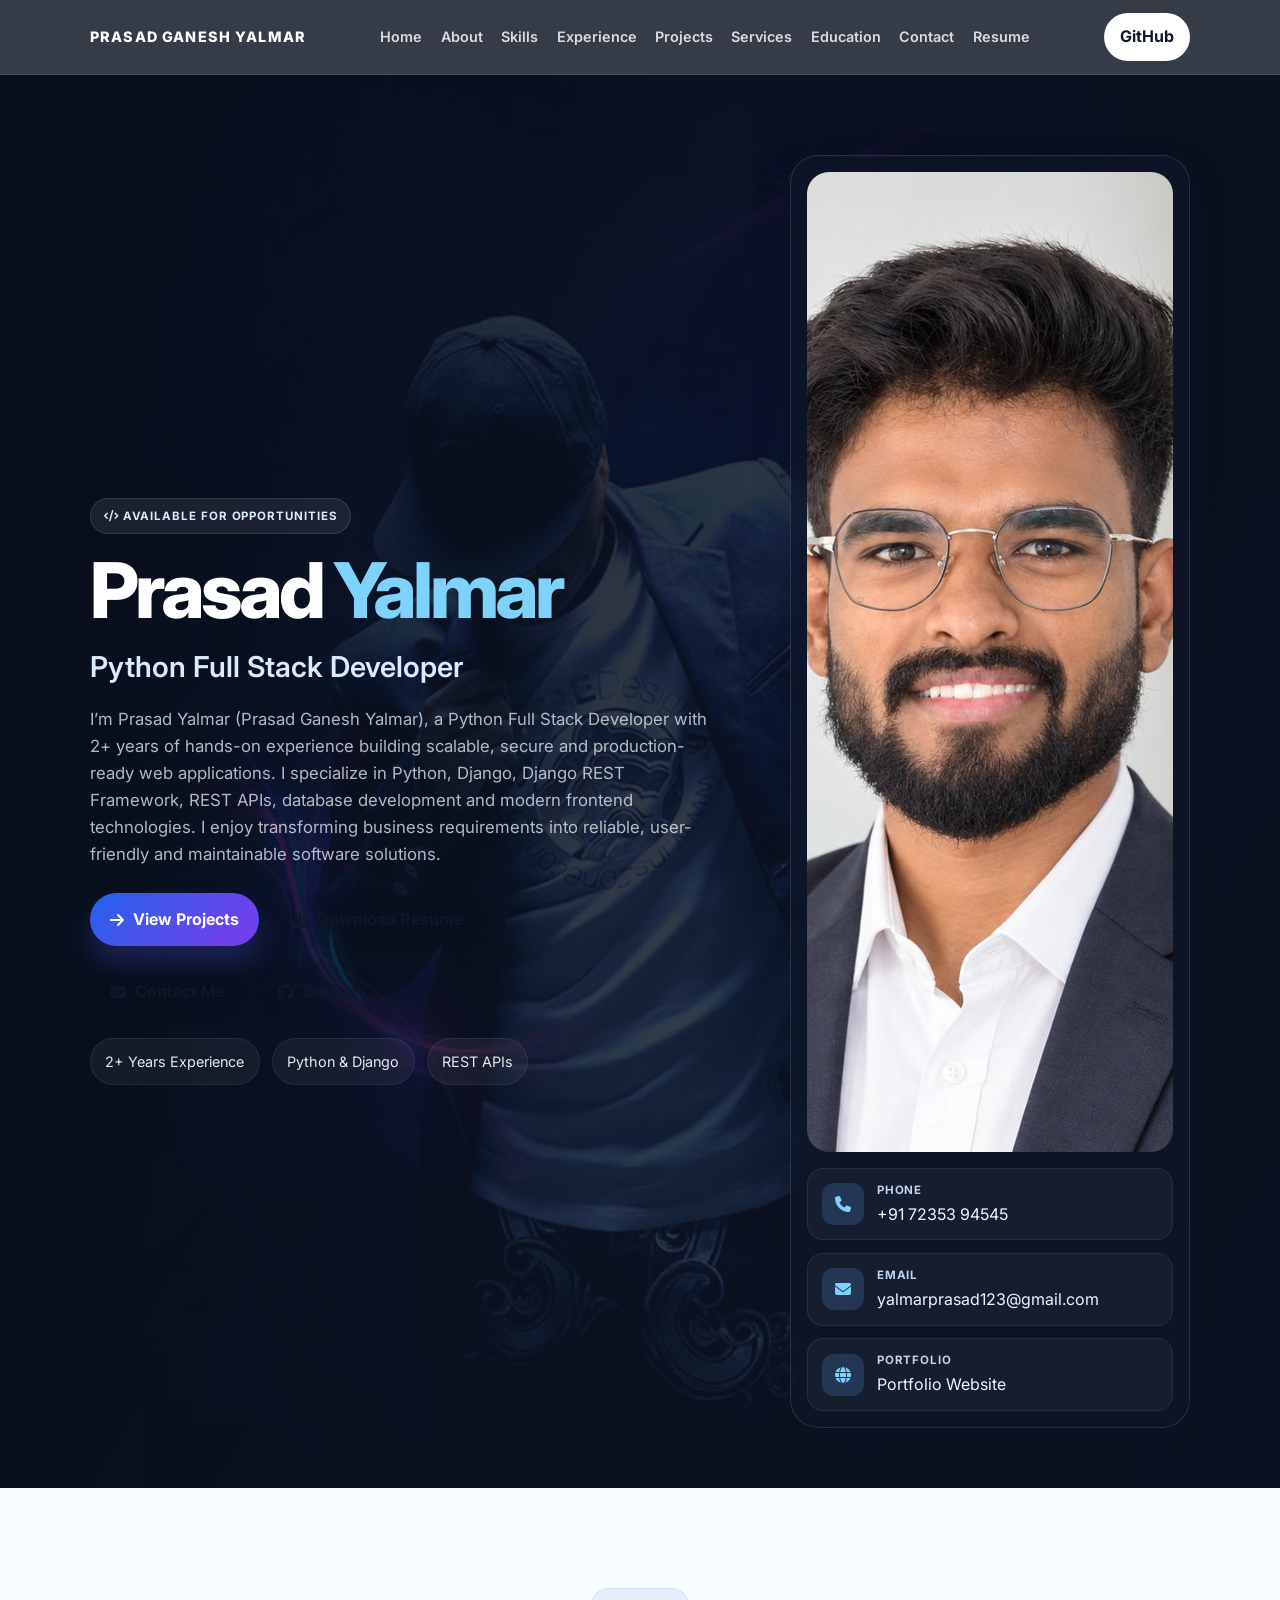
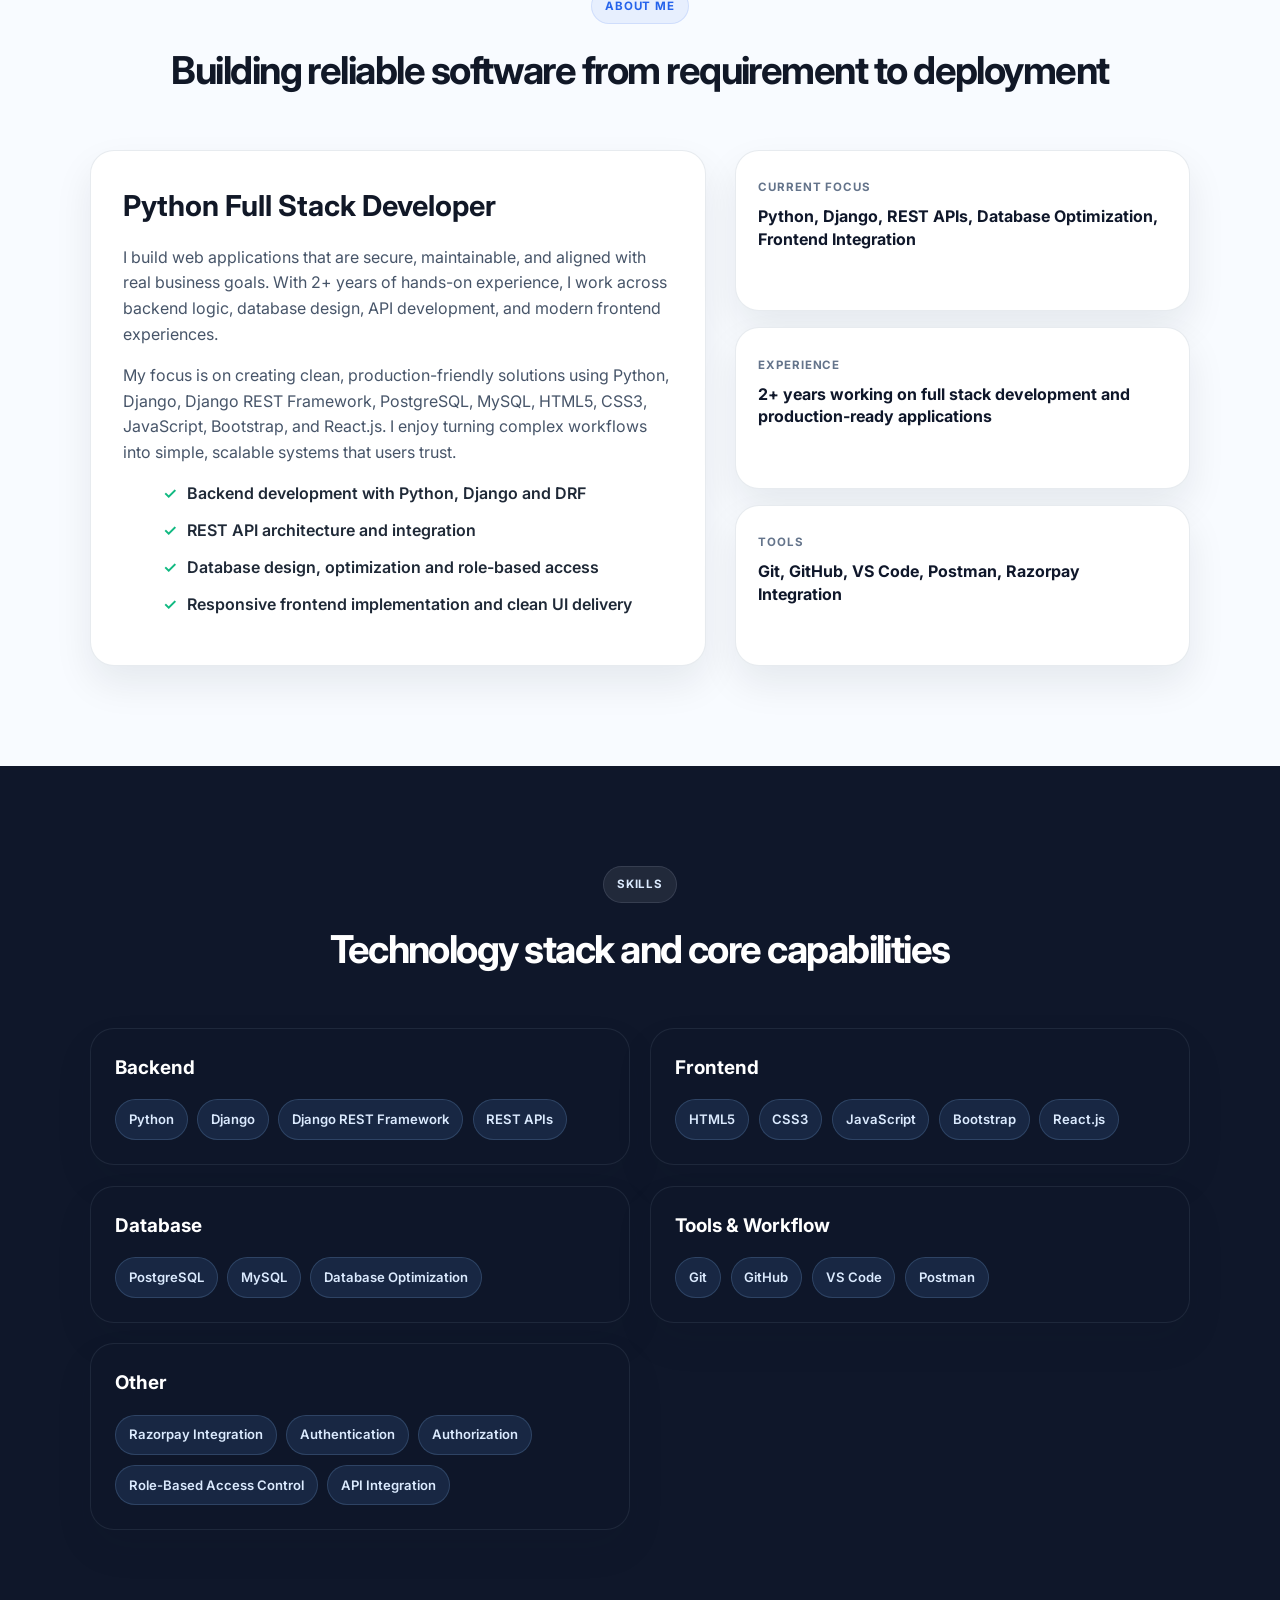
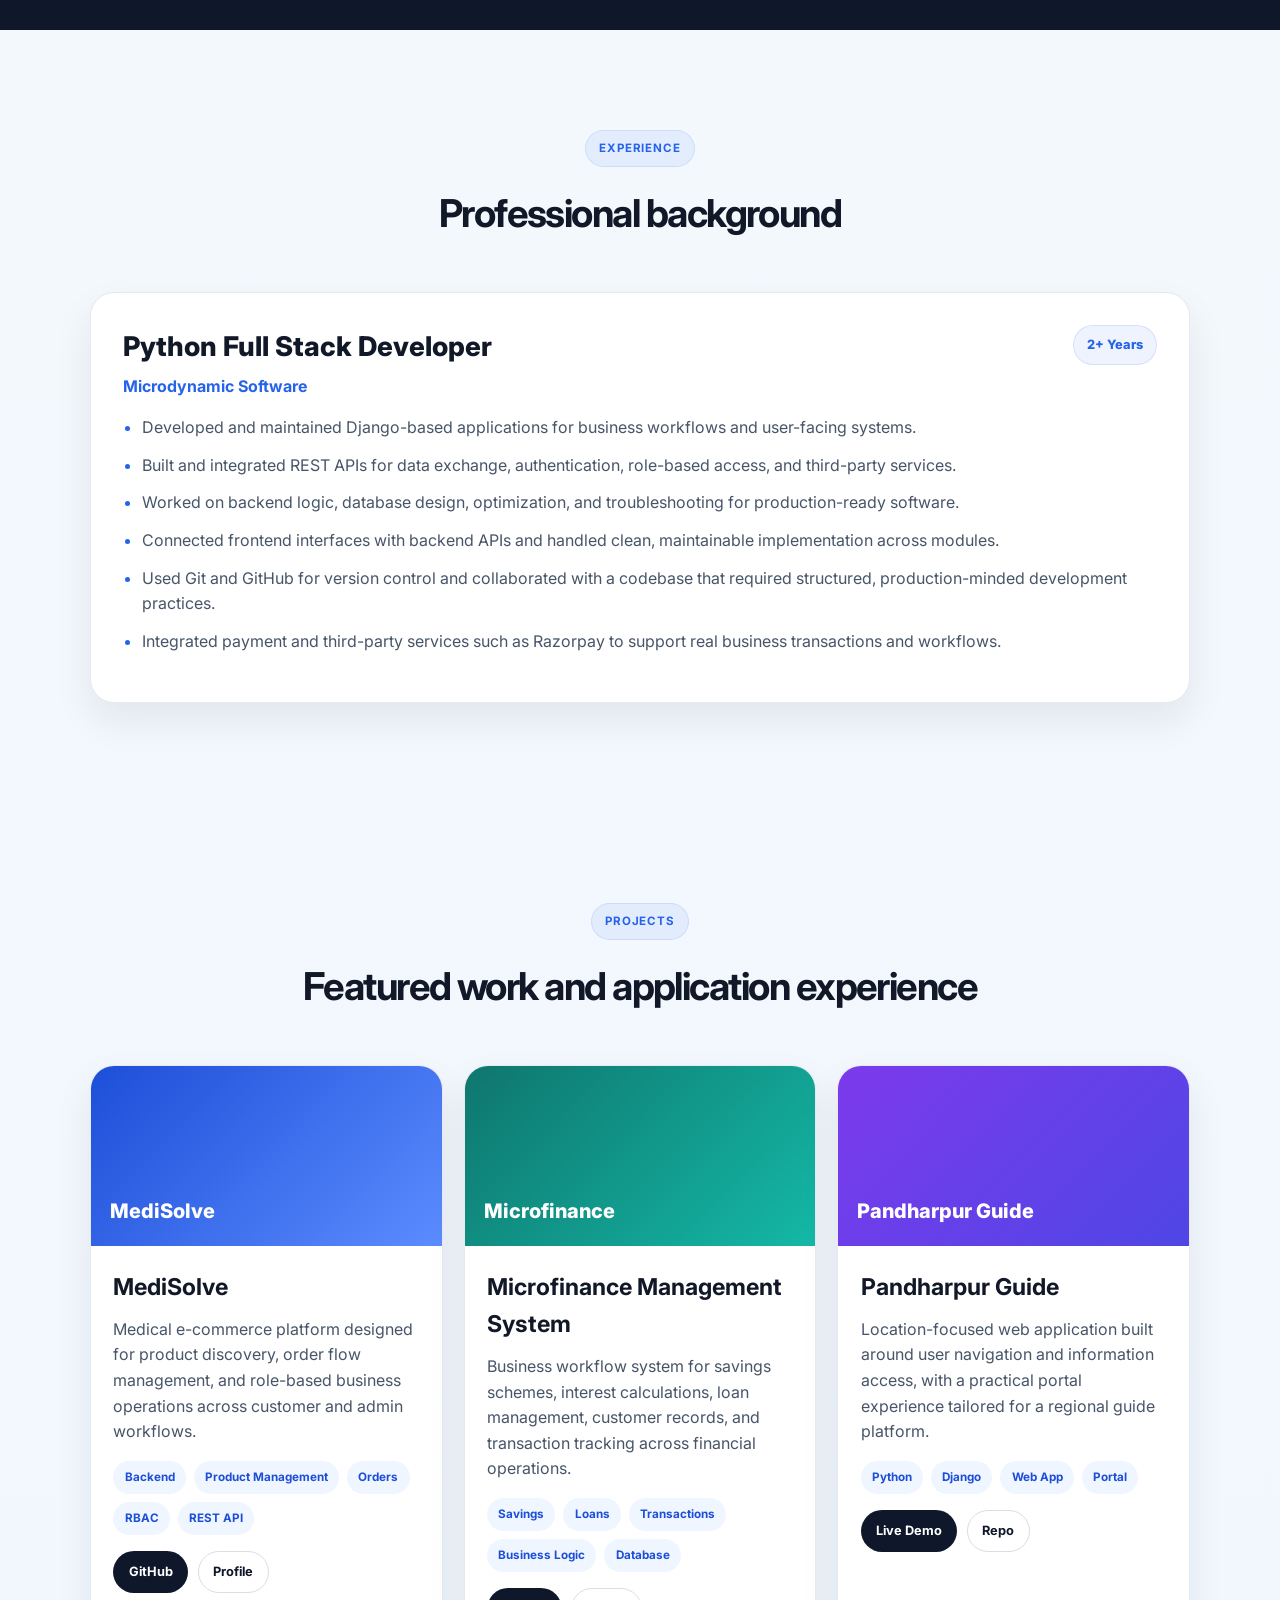
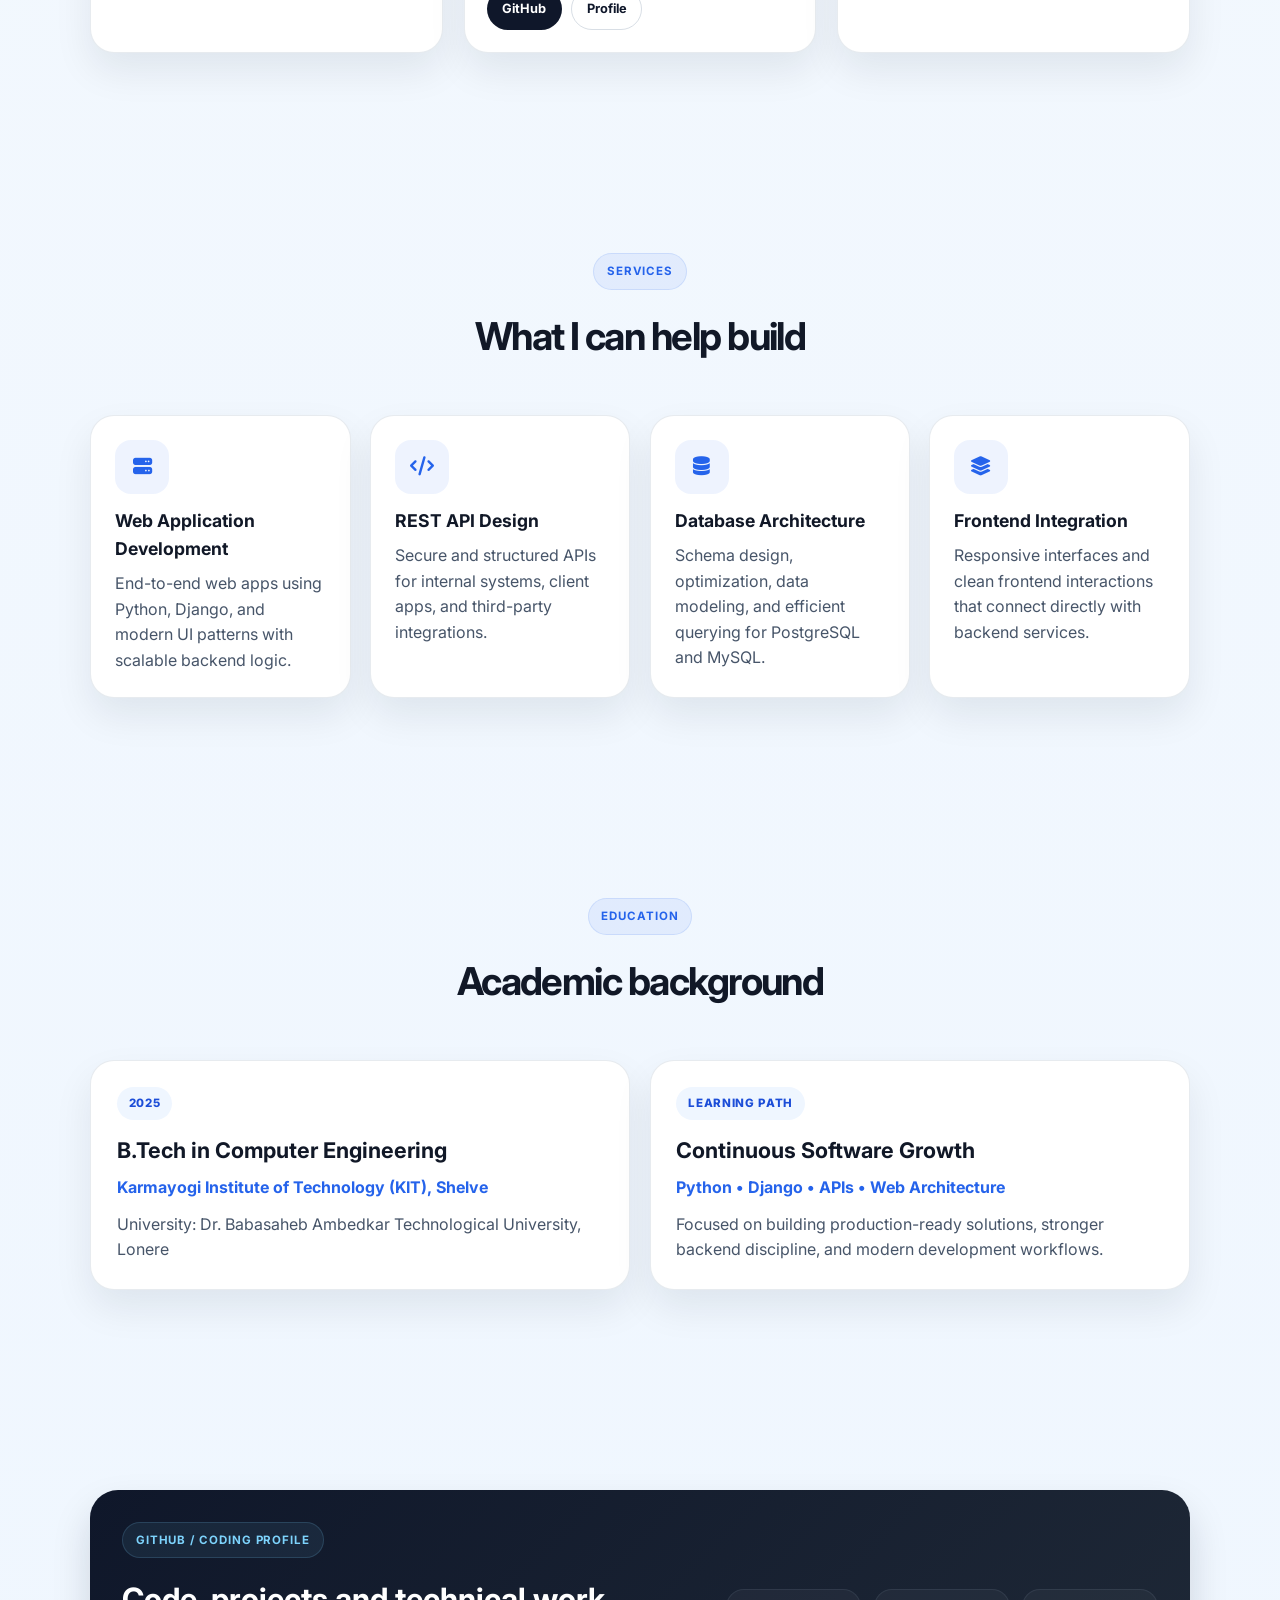
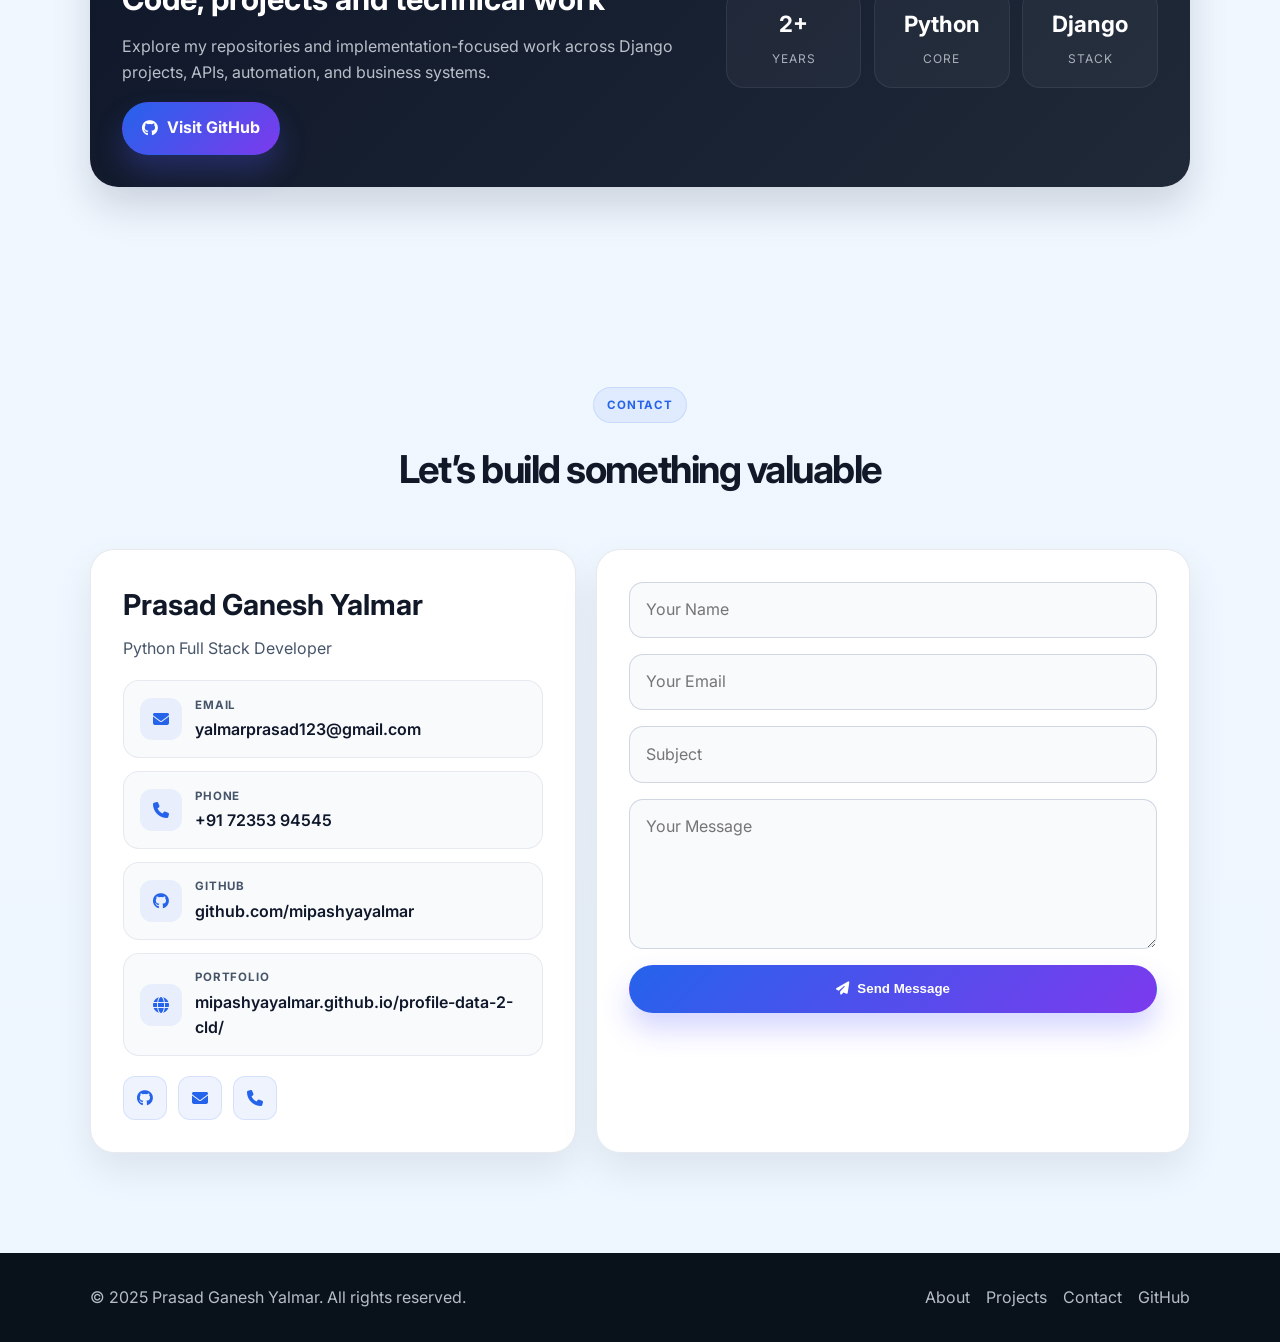
<file: index.html>
<!DOCTYPE html>
<html lang="en">
<head>
  <meta charset="UTF-8" />
  <meta name="viewport" content="width=device-width, initial-scale=1.0" />
  <title>Prasad Yalmar | Python Full Stack Developer &amp; Django Developer</title>
  <meta name="description" content="Prasad Yalmar (Prasad Ganesh Yalmar) is a Python Full Stack Developer from Pandharpur, India with 2+ years of experience building secure Django applications, REST APIs and full stack web systems." />
  <meta name="keywords" content="Prasad Yalmar, Yalmar Prasad, Prasad Ganesh Yalmar, mipashya, mipashyayalmar, Python Full Stack Developer, Django Developer, Django REST Framework, REST API, PostgreSQL, React.js, Pandharpur, Portfolio" />
  <meta name="author" content="Prasad Yalmar" />
  <meta name="robots" content="index, follow, max-image-preview:large" />
  <meta name="theme-color" content="#0b1220" />
  <link rel="canonical" href="https://mipashyayalmar.github.io/profile-data-2-cld/" />
  <meta property="og:site_name" content="Prasad Yalmar" />
  <meta property="og:title" content="Prasad Yalmar | Python Full Stack Developer &amp; Django Developer" />
  <meta property="og:description" content="Prasad Yalmar (Prasad Ganesh Yalmar) is a Python Full Stack Developer from Pandharpur, India with 2+ years of experience building secure Django applications, REST APIs and full stack web systems." />
  <meta property="og:type" content="website" />
  <meta property="og:url" content="https://mipashyayalmar.github.io/profile-data-2-cld/" />
  <meta property="og:image" content="https://mipashyayalmar.github.io/profile-data-2-cld/assets/images/about/prasad-yalmar-og.jpg" />
  <meta property="og:image:width" content="1200" />
  <meta property="og:image:height" content="630" />
  <meta property="og:image:alt" content="Prasad Yalmar, Python Full Stack Developer" />
  <meta property="og:locale" content="en_IN" />
  <meta name="twitter:card" content="summary_large_image" />
  <meta name="twitter:title" content="Prasad Yalmar | Python Full Stack Developer &amp; Django Developer" />
  <meta name="twitter:description" content="Prasad Yalmar (Prasad Ganesh Yalmar) is a Python Full Stack Developer from Pandharpur, India with 2+ years of experience building secure Django applications, REST APIs and full stack web systems." />
  <meta name="twitter:image" content="https://mipashyayalmar.github.io/profile-data-2-cld/assets/images/about/prasad-yalmar-og.jpg" />
  <script type="application/ld+json">
  {
    "@context": "https://schema.org",
    "@type": "ProfilePage",
    "url": "https://mipashyayalmar.github.io/profile-data-2-cld/",
    "name": "Prasad Yalmar | Python Full Stack Developer &amp; Django Developer",
    "mainEntity": {
      "@type": "Person",
      "@id": "https://mipashyayalmar.github.io/profile-data-2-cld/#person",
      "name": "Prasad Yalmar",
      "alternateName": ["Prasad Ganesh Yalmar", "Yalmar Prasad", "mipashya"],
      "givenName": "Prasad",
      "familyName": "Yalmar",
      "jobTitle": "Python Full Stack Developer",
      "description": "Python Full Stack Developer with 2+ years of experience building Django applications, REST APIs and full stack web systems.",
      "url": "https://mipashyayalmar.github.io/profile-data-2-cld/",
      "image": "https://mipashyayalmar.github.io/profile-data-2-cld/assets/images/about/prasad-yalmar.jpg",
      "email": "mailto:yalmarprasad123@gmail.com",
      "telephone": "+91-72353-94545",
      "address": { "@type": "PostalAddress", "addressLocality": "Pandharpur", "addressRegion": "Maharashtra", "addressCountry": "IN" },
      "knowsAbout": ["Python", "Django", "Django REST Framework", "REST APIs", "PostgreSQL", "MySQL", "JavaScript", "React.js"],
      "sameAs": ["https://github.com/mipashyayalmar"]
    }
  }
  </script>
  <link rel="icon" type="image/png" href="assets/logo/pashya.png" />
  <link rel="apple-touch-icon" href="assets/logo/apple-touch-icon.png" />
  <link rel="preconnect" href="https://fonts.googleapis.com" />
  <link rel="preconnect" href="https://fonts.gstatic.com" crossorigin />
  <link href="https://fonts.googleapis.com/css2?family=Inter:wght@400;500;600;700;800&display=swap" rel="stylesheet" />
  <link href="https://cdnjs.cloudflare.com/ajax/libs/font-awesome/6.5.2/css/all.min.css" rel="stylesheet" />
  <style>
    :root {
      --bg: #0b1220;
      --panel: #ffffff;
      --panel-soft: #f8fafc;
      --primary: #2563eb;
      --primary-2: #7c3aed;
      --text: #0f172a;
      --muted: #475569;
      --line: rgba(148, 163, 184, 0.22);
      --shadow: 0 18px 38px rgba(15, 23, 42, 0.08);
    }
    * { box-sizing: border-box; }
    html { scroll-behavior: smooth; }
    body {
      margin: 0;
      font-family: "Inter", sans-serif;
      color: var(--text);
      background: linear-gradient(180deg, #f8fafc 0%, #eef6ff 100%);
      line-height: 1.6;
    }
    a { text-decoration: none; color: inherit; }
    img { max-width: 100%; display: block; }
    h1, h2, h3, p { margin: 0; }
    .container { width: min(1100px, calc(100% - 2rem)); margin: 0 auto; }
    .btn {
      display: inline-flex;
      align-items: center;
      justify-content: center;
      gap: 0.55rem;
      min-height: 48px;
      border-radius: 999px;
      padding: 0.8rem 1.2rem;
      font-weight: 700;
      transition: transform 0.2s ease;
      border: 1px solid transparent;
    }
    .btn:hover { transform: translateY(-2px); }
    .btn-primary {
      background: linear-gradient(135deg, var(--primary), var(--primary-2));
      color: #fff;
      box-shadow: 0 16px 28px rgba(89, 92, 255, 0.25);
    }
    .btn-secondary {
      background: rgba(15, 23, 42, 0.04);
      border-color: rgba(15, 23, 42, 0.12);
      color: #0f172a;
    }
    .topbar {
      position: sticky;
      top: 0;
      z-index: 40;
      background: rgba(11, 18, 32, 0.82);
      border-bottom: 1px solid rgba(255,255,255,0.1);
      backdrop-filter: blur(14px);
    }
    .nav-wrap {
      width: min(1100px, calc(100% - 2rem));
      margin: 0 auto;
      display: flex;
      align-items: center;
      justify-content: space-between;
      min-height: 74px;
      gap: 1rem;
    }
    .brand {
      color: #fff;
      font-size: 0.9rem;
      letter-spacing: 0.08em;
      text-transform: uppercase;
      font-weight: 800;
    }
    .nav-menu {
      display: flex;
      align-items: center;
      gap: 1.15rem;
      flex-wrap: wrap;
    }
    .nav-menu a {
      color: rgba(255,255,255,0.82);
      font-size: 0.9rem;
      font-weight: 600;
    }
    .nav-cta {
      display: inline-flex;
      align-items: center;
      justify-content: center;
      padding: 0.7rem 1rem;
      border-radius: 999px;
      background: #fff;
      color: #0f172a;
      font-weight: 700;
    }
    .menu-toggle { display: none; }
    .hero {
      background: linear-gradient(120deg, rgba(8, 15, 29, 0.93), rgba(15, 23, 42, 0.76)), url('assets/images/about/j6ZFrs.jpg') center/cover no-repeat;
      min-height: 760px;
      display: flex;
      align-items: center;
      position: relative;
      overflow: hidden;
    }
    .hero-grid {
      width: min(1100px, calc(100% - 2rem));
      margin: 0 auto;
      display: grid;
      grid-template-columns: 1.25fr 0.75fr;
      gap: 2rem;
      align-items: center;
      padding: 80px 0 60px;
      position: relative;
      z-index: 1;
    }
    .hero-copy { color: #fff; }
    .eyebrow {
      display: inline-block;
      padding: 0.5rem 0.8rem;
      border-radius: 999px;
      background: rgba(255,255,255,0.08);
      border: 1px solid rgba(148,163,184,0.18);
      color: #dbeafe;
      font-size: 0.72rem;
      letter-spacing: 0.08em;
      text-transform: uppercase;
      font-weight: 700;
      margin-bottom: 1rem;
    }
    .hero-copy h1 {
      font-size: clamp(2.6rem, 6vw, 5rem);
      line-height: 1.06;
      letter-spacing: -0.05em;
      font-weight: 800;
      margin-bottom: 0.8rem;
    }
    .hero-copy .highlight { color: #7dd3fc; }
    .hero-copy .role {
      display: block;
      font-size: clamp(1.2rem, 2.3vw, 1.8rem);
      color: #dbeafe;
      margin-bottom: 1rem;
      font-weight: 600;
    }
    .hero-copy p {
      color: rgba(226,232,240,0.78);
      max-width: 620px;
      font-size: 1.05rem;
      margin-bottom: 1.6rem;
    }
    .cta-row {
      display: flex;
      flex-wrap: wrap;
      gap: 0.8rem;
      margin-bottom: 1.2rem;
    }
    .hero-metrics {
      display: flex;
      flex-wrap: wrap;
      gap: 0.75rem;
      color: #e2e8f0;
      font-size: 0.9rem;
    }
    .hero-metrics span {
      display: inline-flex;
      align-items: center;
      padding: 0.7rem 0.9rem;
      border-radius: 999px;
      background: rgba(255,255,255,0.05);
      border: 1px solid rgba(148,163,184,0.12);
    }
    .hero-card {
      background: rgba(15,23,42,0.68);
      border: 1px solid rgba(148, 163, 184, 0.2);
      border-radius: 28px;
      box-shadow: 0 18px 40px rgba(15,23,42,0.2);
      padding: 1rem;
      backdrop-filter: blur(12px);
    }
    .profile-card { border-radius: 22px; overflow: hidden; }
    .profile-card img {
      width: 100%;
      aspect-ratio: 4 / 5;
      object-fit: cover;
    }
    .mini-contact { display: grid; gap: 0.8rem; margin-top: 1rem; }
    .mini-contact a {
      display: flex;
      align-items: center;
      gap: 0.8rem;
      color: #edf6ff;
      background: rgba(255,255,255,0.04);
      border: 1px solid rgba(148,163,184,0.12);
      border-radius: 16px;
      padding: 0.75rem 0.9rem;
    }
    .mini-contact i {
      width: 42px;
      height: 42px;
      border-radius: 12px;
      display: inline-flex;
      align-items: center;
      justify-content: center;
      background: rgba(96,165,250,0.18);
      color: #7dd3fc;
      flex-shrink: 0;
    }
    .mini-contact strong {
      display: block;
      font-size: 0.72rem;
      letter-spacing: 0.08em;
      text-transform: uppercase;
      color: #bfd3ee;
      margin-bottom: 0.15rem;
    }
    .section { padding: 100px 0; }
    .section-heading {
      text-align: center;
      margin-bottom: 3rem;
    }
    .section-heading h2 {
      font-size: clamp(2rem, 3vw, 3rem);
      letter-spacing: -0.04em;
      color: #111827;
      margin-bottom: 0.5rem;
    }
    .section-heading p {
      color: var(--muted);
      max-width: 700px;
      margin: 0 auto;
    }
    .about { background: #f8fbff; }
    .about-grid { display: grid; grid-template-columns: 1.15fr 0.85fr; gap: 1.8rem; }
    .about-copy,
    .status-card,
    .skill-card,
    .experience-card,
    .project-card,
    .service-card,
    .edu-card,
    .contact-card,
    .form-card {
      background: #fff;
      border: 1px solid var(--line);
      border-radius: 24px;
      box-shadow: var(--shadow);
    }
    .about-copy { padding: 2rem; }
    .about-copy h3 { font-size: 1.8rem; color: #111827; margin-bottom: 1rem; }
    .about-copy p { color: var(--muted); margin-bottom: 1rem; }
    .about-list { display: grid; gap: 0.7rem; margin-top: 1rem; }
    .about-list li {
      display: flex;
      align-items: flex-start;
      gap: 0.65rem;
      color: #1f2937;
      font-weight: 600;
    }
    .about-list li::before { content: '✓'; color: #10b981; }
    .about-aside { display: grid; gap: 1rem; }
    .status-card { padding: 1.4rem; }
    .status-card span {
      display: inline-block;
      color: #64748b;
      font-size: 0.72rem;
      letter-spacing: 0.08em;
      text-transform: uppercase;
      font-weight: 700;
      margin-bottom: 0.55rem;
    }
    .status-card strong { display: block; color: #0f172a; line-height: 1.4; }
    .skills-wrap { background: #0f172a; }
    .skills-wrap .section-heading h2,
    .skills-wrap .section-heading p { color: #fff; }
    .skills-wrap .section-heading p { color: rgba(226,232,240,0.75); }
    .skills-grid { display: grid; grid-template-columns: repeat(2, minmax(0,1fr)); gap: 1.3rem; }
    .skill-card { background: rgba(15,23,42,0.7); border-color: rgba(148,163,184,0.12); padding: 1.5rem; }
    .skill-card h3 { color: #fff; font-size: 1.18rem; margin-bottom: 1rem; }
    .chip-list { display: flex; flex-wrap: wrap; gap: 0.6rem; }
    .chip {
      display: inline-flex;
      align-items: center;
      padding: 0.55rem 0.8rem;
      border-radius: 999px;
      background: rgba(96,165,250,0.12);
      border: 1px solid rgba(147,197,253,0.18);
      color: #dbeafe;
      font-size: 0.82rem;
      font-weight: 600;
    }
    .experience-card { padding: 2rem; }
    .job-header { display: flex; justify-content: space-between; align-items: flex-start; gap: 1rem; flex-wrap: wrap; margin-bottom: 1rem; }
    .job-title { font-size: 1.7rem; font-weight: 800; color: #111827; }
    .job-company { color: var(--primary); font-weight: 700; margin-top: 0.3rem; }
    .job-meta {
      display: inline-flex;
      align-items: center;
      padding: 0.55rem 0.8rem;
      border-radius: 999px;
      background: rgba(37,99,235,0.08);
      border: 1px solid rgba(37,99,235,0.12);
      color: var(--primary);
      font-size: 0.8rem;
      font-weight: 800;
    }
    .job-bullets { color: var(--muted); padding-left: 1.2rem; display: grid; gap: 0.75rem; }
    .job-bullets li::marker { color: var(--primary); }
    .project-grid { display: grid; grid-template-columns: repeat(3, minmax(0,1fr)); gap: 1.3rem; }
    .project-card { overflow: hidden; }
    .project-visual {
      min-height: 180px;
      display: flex;
      align-items: end;
      padding: 1.2rem;
      color: #fff;
      font-weight: 800;
      font-size: 1.25rem;
      background: linear-gradient(135deg, #1d4ed8, #5b8cff);
    }
    .project-card:nth-child(2) .project-visual { background: linear-gradient(135deg, #0f766e, #14b8a6); }
    .project-card:nth-child(3) .project-visual { background: linear-gradient(135deg, #7c3aed, #4f46e5); }
    .project-body { padding: 1.4rem; }
    .project-body h3 { color: #111827; font-size: 1.45rem; margin-bottom: 0.7rem; }
    .project-body p { color: var(--muted); margin-bottom: 1rem; }
    .project-features { display: flex; flex-wrap: wrap; gap: 0.5rem; margin-bottom: 1rem; }
    .project-features span {
      padding: 0.45rem 0.7rem;
      border-radius: 999px;
      background: #eff6ff;
      color: #1d4ed8;
      font-size: 0.73rem;
      font-weight: 700;
    }
    .project-links { display: flex; gap: 0.6rem; flex-wrap: wrap; }
    .project-links a {
      display: inline-flex;
      align-items: center;
      justify-content: center;
      min-height: 40px;
      padding: 0.6rem 0.9rem;
      border-radius: 999px;
      border: 1px solid rgba(148,163,184,0.36);
      color: #0f172a;
      font-size: 0.8rem;
      font-weight: 700;
    }
    .project-links a.primary { background: #0f172a; color: #fff; border-color: transparent; }
    .services-grid { display: grid; grid-template-columns: repeat(4, minmax(0,1fr)); gap: 1.2rem; }
    .service-card { padding: 1.5rem; }
    .service-icon {
      width: 54px;
      height: 54px;
      display: inline-flex;
      align-items: center;
      justify-content: center;
      border-radius: 16px;
      background: rgba(37,99,235,0.08);
      color: var(--primary);
      font-size: 1.2rem;
      margin-bottom: 0.8rem;
    }
    .service-card h3 { font-size: 1.1rem; color: #111827; margin-bottom: 0.5rem; }
    .service-card p { color: var(--muted); }
    .education-grid { display: grid; grid-template-columns: repeat(2, minmax(0,1fr)); gap: 1.2rem; }
    .edu-card { padding: 1.6rem; }
    .edu-card .year {
      display: inline-flex;
      padding: 0.45rem 0.75rem;
      border-radius: 999px;
      background: #eff6ff;
      color: #1d4ed8;
      font-size: 0.72rem;
      font-weight: 800;
      letter-spacing: 0.06em;
      text-transform: uppercase;
      margin-bottom: 0.8rem;
    }
    .edu-card h3 { font-size: 1.35rem; color: #111827; margin-bottom: 0.5rem; }
    .edu-card .school { color: var(--primary); font-weight: 700; margin-bottom: 0.7rem; }
    .edu-card p { color: var(--muted); }
    .github-panel {
      background: linear-gradient(135deg, #0f172a 0%, #1f2937 100%);
      border-radius: 28px;
      padding: 2rem;
      color: #fff;
      box-shadow: 0 20px 38px rgba(15,23,42,0.15);
    }
    .github-panel .content {
      display: grid;
      grid-template-columns: 1.15fr 0.85fr;
      gap: 1.2rem;
      align-items: center;
    }
    .github-panel h3 { font-size: clamp(1.6rem, 2.4vw, 2.2rem); margin-bottom: 0.7rem; }
    .github-panel p { color: rgba(226,232,240,0.8); margin-bottom: 1rem; }
    .github-stats { display: grid; grid-template-columns: repeat(3, minmax(0,1fr)); gap: 0.8rem; }
    .github-stats div {
      padding: 1rem;
      background: rgba(255,255,255,0.04);
      border: 1px solid rgba(148,163,184,0.12);
      border-radius: 18px;
      text-align: center;
    }
    .github-stats strong { display: block; font-size: 1.4rem; margin-bottom: 0.2rem; }
    .github-stats span { color: rgba(226,232,240,0.7); font-size: 0.75rem; text-transform: uppercase; letter-spacing: 0.08em; }
    .contact-grid { display: grid; grid-template-columns: 0.9fr 1.1fr; gap: 1.2rem; }
    .contact-card, .form-card { padding: 2rem; }
    .contact-card h3 { font-size: 1.8rem; color: #111827; margin-bottom: 0.5rem; }
    .contact-card p { color: var(--muted); margin-bottom: 1rem; }
    .contact-list { display: grid; gap: 0.8rem; margin-top: 1.2rem; }
    .contact-item {
      display: flex;
      align-items: center;
      gap: 0.8rem;
      padding: 0.9rem 1rem;
      border-radius: 16px;
      background: #f8fafc;
      border: 1px solid rgba(148,163,184,0.18);
    }
    .contact-item i {
      width: 42px;
      height: 42px;
      display: inline-flex;
      align-items: center;
      justify-content: center;
      border-radius: 12px;
      background: rgba(37,99,235,0.08);
      color: var(--primary);
      flex-shrink: 0;
    }
    .contact-item strong {
      display: block;
      font-size: 0.72rem;
      letter-spacing: 0.08em;
      text-transform: uppercase;
      color: #475569;
      margin-bottom: 0.2rem;
    }
    .contact-item a { color: #0f172a; font-weight: 600; }
    .social-row { display: flex; flex-wrap: wrap; gap: 0.7rem; margin-top: 1.2rem; }
    .social-row a {
      width: 44px;
      height: 44px;
      border-radius: 12px;
      display: inline-flex;
      align-items: center;
      justify-content: center;
      background: rgba(37,99,235,0.08);
      color: var(--primary);
      border: 1px solid rgba(37,99,235,0.12);
    }
    .form-card form { display: grid; gap: 1rem; }
    .input, .textarea {
      width: 100%;
      border: 1px solid rgba(148,163,184,0.4);
      border-radius: 14px;
      background: #f8fafc;
      color: #0f172a;
      padding: 0.9rem 1rem;
      font: inherit;
    }
    .textarea { min-height: 150px; resize: vertical; }
    .page-footer {
      background: #09111b;
      color: rgba(226,232,240,0.8);
      padding: 2rem 0;
    }
    .footer-wrap {
      display: flex;
      justify-content: space-between;
      align-items: center;
      gap: 1rem;
      flex-wrap: wrap;
    }
    .footer-links { display: flex; gap: 1rem; flex-wrap: wrap; }
    @media (max-width: 980px) {
      .hero-grid, .about-grid, .contact-grid, .github-panel .content { grid-template-columns: 1fr; }
      .project-grid { grid-template-columns: repeat(2, minmax(0,1fr)); }
      .services-grid { grid-template-columns: repeat(2, minmax(0,1fr)); }
      .education-grid { grid-template-columns: 1fr; }
      .skills-grid { grid-template-columns: 1fr; }
    }
    @media (max-width: 720px) {
      .menu-toggle {
        display: inline-flex;
        flex-direction: column;
        justify-content: center;
        width: 42px;
        height: 42px;
        border-radius: 10px;
        border: 1px solid rgba(255,255,255,0.18);
        background: rgba(255,255,255,0.03);
      }
      .menu-toggle span {
        width: 20px;
        height: 2px;
        background: #fff;
        margin: 3px auto;
        border-radius: 999px;
      }
      .nav-menu {
        position: absolute;
        top: 74px;
        left: 50%;
        transform: translateX(-50%);
        width: min(92vw, 420px);
        display: none;
        background: rgba(15,23,42,0.98);
        border: 1px solid rgba(148,163,184,0.1);
        border-radius: 16px;
        padding: 1rem;
        flex-direction: column;
        align-items: flex-start;
      }
      .nav-menu.open { display: flex; }
      .nav-cta { display: none; }
      .hero { min-height: auto; }
      .hero-grid { padding-top: 50px; }
      .project-grid, .services-grid { grid-template-columns: 1fr; }
      .github-stats { grid-template-columns: 1fr; }
      .section { padding: 80px 0; }
    }
  </style>
</head>
<body>
  <header class="topbar">
    <div class="nav-wrap">
      <a href="#home" class="brand">Prasad Ganesh Yalmar</a>
      <nav class="nav-menu" id="navMenu">
        <a href="#home">Home</a>
        <a href="#about">About</a>
        <a href="#skills">Skills</a>
        <a href="#experience">Experience</a>
        <a href="#projects">Projects</a>
        <a href="#services">Services</a>
        <a href="#education">Education</a>
        <a href="#contact">Contact</a>
        <a href="resume.html">Resume</a>
      </nav>
      <a class="nav-cta" href="https://github.com/mipashyayalmar" target="_blank" rel="noopener noreferrer">GitHub</a>
      <button class="menu-toggle" id="menuToggle" aria-label="Toggle menu" type="button">
        <span></span><span></span><span></span>
      </button>
    </div>
  </header>

  <main>
    <section class="hero" id="home">
      <div class="hero-grid">
        <div class="hero-copy">
          <div class="eyebrow"><i class="fa-solid fa-code"></i> Available for opportunities</div>
          <h1>Prasad <span class="highlight">Yalmar</span></h1>
          <span class="role">Python Full Stack Developer</span>
          <p>
            I’m Prasad Yalmar (Prasad Ganesh Yalmar), a Python Full Stack Developer with 2+ years of hands-on experience building scalable, secure and production-ready web applications. I specialize in Python, Django, Django REST Framework, REST APIs, database development and modern frontend technologies. I enjoy transforming business requirements into reliable, user-friendly and maintainable software solutions.
          </p>
          <div class="cta-row">
            <a href="#projects" class="btn btn-primary"><i class="fa-solid fa-arrow-right"></i> View Projects</a>
            <a href="assets/images/portfolio/prasad yalmar (1).pdf" class="btn btn-secondary" download="prasad_yalmar_resume.pdf"><i class="fa-solid fa-download"></i> Download Resume</a>
          </div>
          <div class="cta-row">
            <a href="#contact" class="btn btn-secondary"><i class="fa-solid fa-envelope"></i> Contact Me</a>
            <a href="https://github.com/mipashyayalmar" class="btn btn-secondary" target="_blank" rel="noopener noreferrer"><i class="fa-brands fa-github"></i> GitHub</a>
          </div>
          <div class="hero-metrics">
            <span>2+ Years Experience</span>
            <span>Python & Django</span>
            <span>REST APIs</span>
          </div>
        </div>

        <div class="hero-card">
          <div class="profile-card">
            <img src="assets/images/about/prasad-yalmar.jpg" alt="Prasad Yalmar, Python Full Stack Developer" width="800" height="980" fetchpriority="high" />
          </div>
          <div class="mini-contact">
            <a href="tel:+917235394545">
              <i class="fa-solid fa-phone"></i>
              <div>
                <strong>Phone</strong>
                +91 72353 94545
              </div>
            </a>
            <a href="mailto:yalmarprasad123@gmail.com">
              <i class="fa-solid fa-envelope"></i>
              <div>
                <strong>Email</strong>
                yalmarprasad123@gmail.com
              </div>
            </a>
            <a href="https://mipashyayalmar.github.io/profile-data-2-cld/" target="_blank" rel="noopener noreferrer">
              <i class="fa-solid fa-globe"></i>
              <div>
                <strong>Portfolio</strong>
                Portfolio Website
              </div>
            </a>
          </div>
        </div>
      </div>
    </section>

    <section class="section about" id="about">
      <div class="container">
        <div class="section-heading">
          <span class="eyebrow" style="background: rgba(37,99,235,0.08); color: var(--primary); border-color: rgba(37,99,235,0.12);">About Me</span>
          <h2>Building reliable software from requirement to deployment</h2>
        </div>

        <div class="about-grid">
          <div class="about-copy">
            <h3>Python Full Stack Developer</h3>
            <p>
              I build web applications that are secure, maintainable, and aligned with real business goals. With 2+ years of hands-on experience, I work across backend logic, database design, API development, and modern frontend experiences.
            </p>
            <p>
              My focus is on creating clean, production-friendly solutions using Python, Django, Django REST Framework, PostgreSQL, MySQL, HTML5, CSS3, JavaScript, Bootstrap, and React.js. I enjoy turning complex workflows into simple, scalable systems that users trust.
            </p>
            <ul class="about-list">
              <li>Backend development with Python, Django and DRF</li>
              <li>REST API architecture and integration</li>
              <li>Database design, optimization and role-based access</li>
              <li>Responsive frontend implementation and clean UI delivery</li>
            </ul>
          </div>

          <div class="about-aside">
            <div class="status-card">
              <span>Current Focus</span>
              <strong>Python, Django, REST APIs, Database Optimization, Frontend Integration</strong>
            </div>
            <div class="status-card">
              <span>Experience</span>
              <strong>2+ years working on full stack development and production-ready applications</strong>
            </div>
            <div class="status-card">
              <span>Tools</span>
              <strong>Git, GitHub, VS Code, Postman, Razorpay Integration</strong>
            </div>
          </div>
        </div>
      </div>
    </section>

    <section class="section skills-wrap" id="skills">
      <div class="container">
        <div class="section-heading">
          <span class="eyebrow">Skills</span>
          <h2>Technology stack and core capabilities</h2>
        </div>

        <div class="skills-grid">
          <article class="skill-card">
            <h3>Backend</h3>
            <div class="chip-list">
              <span class="chip">Python</span>
              <span class="chip">Django</span>
              <span class="chip">Django REST Framework</span>
              <span class="chip">REST APIs</span>
            </div>
          </article>

          <article class="skill-card">
            <h3>Frontend</h3>
            <div class="chip-list">
              <span class="chip">HTML5</span>
              <span class="chip">CSS3</span>
              <span class="chip">JavaScript</span>
              <span class="chip">Bootstrap</span>
              <span class="chip">React.js</span>
            </div>
          </article>

          <article class="skill-card">
            <h3>Database</h3>
            <div class="chip-list">
              <span class="chip">PostgreSQL</span>
              <span class="chip">MySQL</span>
              <span class="chip">Database Optimization</span>
            </div>
          </article>

          <article class="skill-card">
            <h3>Tools & Workflow</h3>
            <div class="chip-list">
              <span class="chip">Git</span>
              <span class="chip">GitHub</span>
              <span class="chip">VS Code</span>
              <span class="chip">Postman</span>
            </div>
          </article>

          <article class="skill-card">
            <h3>Other</h3>
            <div class="chip-list">
              <span class="chip">Razorpay Integration</span>
              <span class="chip">Authentication</span>
              <span class="chip">Authorization</span>
              <span class="chip">Role-Based Access Control</span>
              <span class="chip">API Integration</span>
            </div>
          </article>
        </div>
      </div>
    </section>

    <section class="section" id="experience">
      <div class="container">
        <div class="section-heading">
          <span class="eyebrow" style="background: rgba(37,99,235,0.08); color: var(--primary); border-color: rgba(37,99,235,0.12);">Experience</span>
          <h2>Professional background</h2>
        </div>

        <div class="experience-card">
          <div class="job-header">
            <div>
              <div class="job-title">Python Full Stack Developer</div>
              <div class="job-company">Microdynamic Software</div>
            </div>
            <div class="job-meta">2+ Years</div>
          </div>

          <ul class="job-bullets">
            <li>Developed and maintained Django-based applications for business workflows and user-facing systems.</li>
            <li>Built and integrated REST APIs for data exchange, authentication, role-based access, and third-party services.</li>
            <li>Worked on backend logic, database design, optimization, and troubleshooting for production-ready software.</li>
            <li>Connected frontend interfaces with backend APIs and handled clean, maintainable implementation across modules.</li>
            <li>Used Git and GitHub for version control and collaborated with a codebase that required structured, production-minded development practices.</li>
            <li>Integrated payment and third-party services such as Razorpay to support real business transactions and workflows.</li>
          </ul>
        </div>
      </div>
    </section>

    <section class="section" id="projects">
      <div class="container">
        <div class="section-heading">
          <span class="eyebrow" style="background: rgba(37,99,235,0.08); color: var(--primary); border-color: rgba(37,99,235,0.12);">Projects</span>
          <h2>Featured work and application experience</h2>
        </div>

        <div class="project-grid">
          <article class="project-card">
            <div class="project-visual">MediSolve</div>
            <div class="project-body">
              <h3>MediSolve</h3>
              <p>Medical e-commerce platform designed for product discovery, order flow management, and role-based business operations across customer and admin workflows.</p>
              <div class="project-features">
                <span>Backend</span>
                <span>Product Management</span>
                <span>Orders</span>
                <span>RBAC</span>
                <span>REST API</span>
              </div>
              <div class="project-links">
                <a href="https://github.com/mipashyayalmar" target="_blank" rel="noopener noreferrer" class="primary">GitHub</a>
                <a href="https://github.com/mipashyayalmar" target="_blank" rel="noopener noreferrer">Profile</a>
              </div>
            </div>
          </article>

          <article class="project-card">
            <div class="project-visual">Microfinance</div>
            <div class="project-body">
              <h3>Microfinance Management System</h3>
              <p>Business workflow system for savings schemes, interest calculations, loan management, customer records, and transaction tracking across financial operations.</p>
              <div class="project-features">
                <span>Savings</span>
                <span>Loans</span>
                <span>Transactions</span>
                <span>Business Logic</span>
                <span>Database</span>
              </div>
              <div class="project-links">
                <a href="https://github.com/mipashyayalmar" target="_blank" rel="noopener noreferrer" class="primary">GitHub</a>
                <a href="https://github.com/mipashyayalmar" target="_blank" rel="noopener noreferrer">Profile</a>
              </div>
            </div>
          </article>

          <article class="project-card">
            <div class="project-visual">Pandharpur Guide</div>
            <div class="project-body">
              <h3>Pandharpur Guide</h3>
              <p>Location-focused web application built around user navigation and information access, with a practical portal experience tailored for a regional guide platform.</p>
              <div class="project-features">
                <span>Python</span>
                <span>Django</span>
                <span>Web App</span>
                <span>Portal</span>
              </div>
              <div class="project-links">
                <a href="https://pandharpurguidefirst.pythonanywhere.com/" target="_blank" rel="noopener noreferrer" class="primary">Live Demo</a>
                <a href="https://github.com/mipashyayalmar/pandharpurguide_final" target="_blank" rel="noopener noreferrer">Repo</a>
              </div>
            </div>
          </article>
        </div>
      </div>
    </section>

    <section class="section" id="services">
      <div class="container">
        <div class="section-heading">
          <span class="eyebrow" style="background: rgba(37,99,235,0.08); color: var(--primary); border-color: rgba(37,99,235,0.12);">Services</span>
          <h2>What I can help build</h2>
        </div>

        <div class="services-grid">
          <article class="service-card">
            <div class="service-icon"><i class="fa-solid fa-server"></i></div>
            <h3>Web Application Development</h3>
            <p>End-to-end web apps using Python, Django, and modern UI patterns with scalable backend logic.</p>
          </article>

          <article class="service-card">
            <div class="service-icon"><i class="fa-solid fa-code"></i></div>
            <h3>REST API Design</h3>
            <p>Secure and structured APIs for internal systems, client apps, and third-party integrations.</p>
          </article>

          <article class="service-card">
            <div class="service-icon"><i class="fa-solid fa-database"></i></div>
            <h3>Database Architecture</h3>
            <p>Schema design, optimization, data modeling, and efficient querying for PostgreSQL and MySQL.</p>
          </article>

          <article class="service-card">
            <div class="service-icon"><i class="fa-solid fa-layer-group"></i></div>
            <h3>Frontend Integration</h3>
            <p>Responsive interfaces and clean frontend interactions that connect directly with backend services.</p>
          </article>
        </div>
      </div>
    </section>

    <section class="section" id="education">
      <div class="container">
        <div class="section-heading">
          <span class="eyebrow" style="background: rgba(37,99,235,0.08); color: var(--primary); border-color: rgba(37,99,235,0.12);">Education</span>
          <h2>Academic background</h2>
        </div>

        <div class="education-grid">
          <article class="edu-card">
            <span class="year">2025</span>
            <h3>B.Tech in Computer Engineering</h3>
            <div class="school">Karmayogi Institute of Technology (KIT), Shelve</div>
            <p>University: Dr. Babasaheb Ambedkar Technological University, Lonere</p>
          </article>

          <article class="edu-card">
            <span class="year">Learning Path</span>
            <h3>Continuous Software Growth</h3>
            <div class="school">Python • Django • APIs • Web Architecture</div>
            <p>Focused on building production-ready solutions, stronger backend discipline, and modern development workflows.</p>
          </article>
        </div>
      </div>
    </section>

    <section class="section" id="github-profile">
      <div class="container">
        <div class="github-panel">
          <div class="content">
            <div>
              <span class="eyebrow" style="color: #7dd3fc; background: rgba(125,211,252,0.08); border-color: rgba(125,211,252,0.16);">GitHub / Coding Profile</span>
              <h3>Code, projects and technical work</h3>
              <p>Explore my repositories and implementation-focused work across Django projects, APIs, automation, and business systems.</p>
              <a href="https://github.com/mipashyayalmar" class="btn btn-primary" target="_blank" rel="noopener noreferrer"><i class="fa-brands fa-github"></i> Visit GitHub</a>
            </div>
            <div class="github-stats">
              <div>
                <strong>2+</strong>
                <span>Years</span>
              </div>
              <div>
                <strong>Python</strong>
                <span>Core</span>
              </div>
              <div>
                <strong>Django</strong>
                <span>Stack</span>
              </div>
            </div>
          </div>
        </div>
      </div>
    </section>

    <section class="section" id="contact">
      <div class="container">
        <div class="section-heading">
          <span class="eyebrow" style="background: rgba(37,99,235,0.08); color: var(--primary); border-color: rgba(37,99,235,0.12);">Contact</span>
          <h2>Let’s build something valuable</h2>
        </div>

        <div class="contact-grid">
          <div class="contact-card">
            <h3>Prasad Ganesh Yalmar</h3>
            <p>Python Full Stack Developer</p>

            <div class="contact-list">
              <div class="contact-item">
                <i class="fa-solid fa-envelope"></i>
                <div>
                  <strong>Email</strong>
                  <a href="mailto:yalmarprasad123@gmail.com">yalmarprasad123@gmail.com</a>
                </div>
              </div>

              <div class="contact-item">
                <i class="fa-solid fa-phone"></i>
                <div>
                  <strong>Phone</strong>
                  <a href="tel:+917235394545">+91 72353 94545</a>
                </div>
              </div>

              <div class="contact-item">
                <i class="fa-brands fa-github"></i>
                <div>
                  <strong>GitHub</strong>
                  <a href="https://github.com/mipashyayalmar" target="_blank" rel="noopener noreferrer">github.com/mipashyayalmar</a>
                </div>
              </div>

              <div class="contact-item">
                <i class="fa-solid fa-globe"></i>
                <div>
                  <strong>Portfolio</strong>
                  <a href="https://mipashyayalmar.github.io/profile-data-2-cld/" target="_blank" rel="noopener noreferrer">mipashyayalmar.github.io/profile-data-2-cld/</a>
                </div>
              </div>
            </div>

            <div class="social-row">
              <a href="https://github.com/mipashyayalmar" target="_blank" rel="noopener noreferrer" aria-label="GitHub"><i class="fa-brands fa-github"></i></a>
              <a href="mailto:yalmarprasad123@gmail.com" aria-label="Email"><i class="fa-solid fa-envelope"></i></a>
              <a href="tel:+917235394545" aria-label="Phone"><i class="fa-solid fa-phone"></i></a>
            </div>
          </div>

          <div class="form-card">
            <form id="contactForm">
              <input class="input" type="text" id="name" placeholder="Your Name" required />
              <input class="input" type="email" id="email" placeholder="Your Email" required />
              <input class="input" type="text" id="subject" placeholder="Subject" required />
              <textarea class="textarea" id="message" placeholder="Your Message" required></textarea>
              <button type="submit" class="btn btn-primary"><i class="fa-solid fa-paper-plane"></i> Send Message</button>
            </form>
          </div>
        </div>
      </div>
    </section>
  </main>

  <footer class="page-footer">
    <div class="container footer-wrap">
      <p>© 2025 Prasad Ganesh Yalmar. All rights reserved.</p>
      <div class="footer-links">
        <a href="#about">About</a>
        <a href="#projects">Projects</a>
        <a href="#contact">Contact</a>
        <a href="https://github.com/mipashyayalmar" target="_blank" rel="noopener noreferrer">GitHub</a>
      </div>
    </div>
  </footer>

  <script>
    const menuToggle = document.getElementById('menuToggle');
    const navMenu = document.getElementById('navMenu');
    menuToggle.addEventListener('click', () => {
      navMenu.classList.toggle('open');
    });
    navMenu.querySelectorAll('a').forEach(link => link.addEventListener('click', () => navMenu.classList.remove('open')));

    const form = document.getElementById('contactForm');
    form.addEventListener('submit', function (event) {
      event.preventDefault();
      const name = document.getElementById('name').value.trim();
      const email = document.getElementById('email').value.trim();
      const subject = document.getElementById('subject').value.trim();
      const message = document.getElementById('message').value.trim();

      if (!name || !email || !subject || !message) {
        alert('Please complete all fields before sending your message.');
        return;
      }

      const mailtoLink = `mailto:yalmarprasad123@gmail.com?subject=${encodeURIComponent(subject)}&body=${encodeURIComponent(`Name: ${name}\nEmail: ${email}\n\nMessage:\n${message}`)}`;
      window.location.href = mailtoLink;
      form.reset();
    });
  </script>
</body>
</html>
</file>
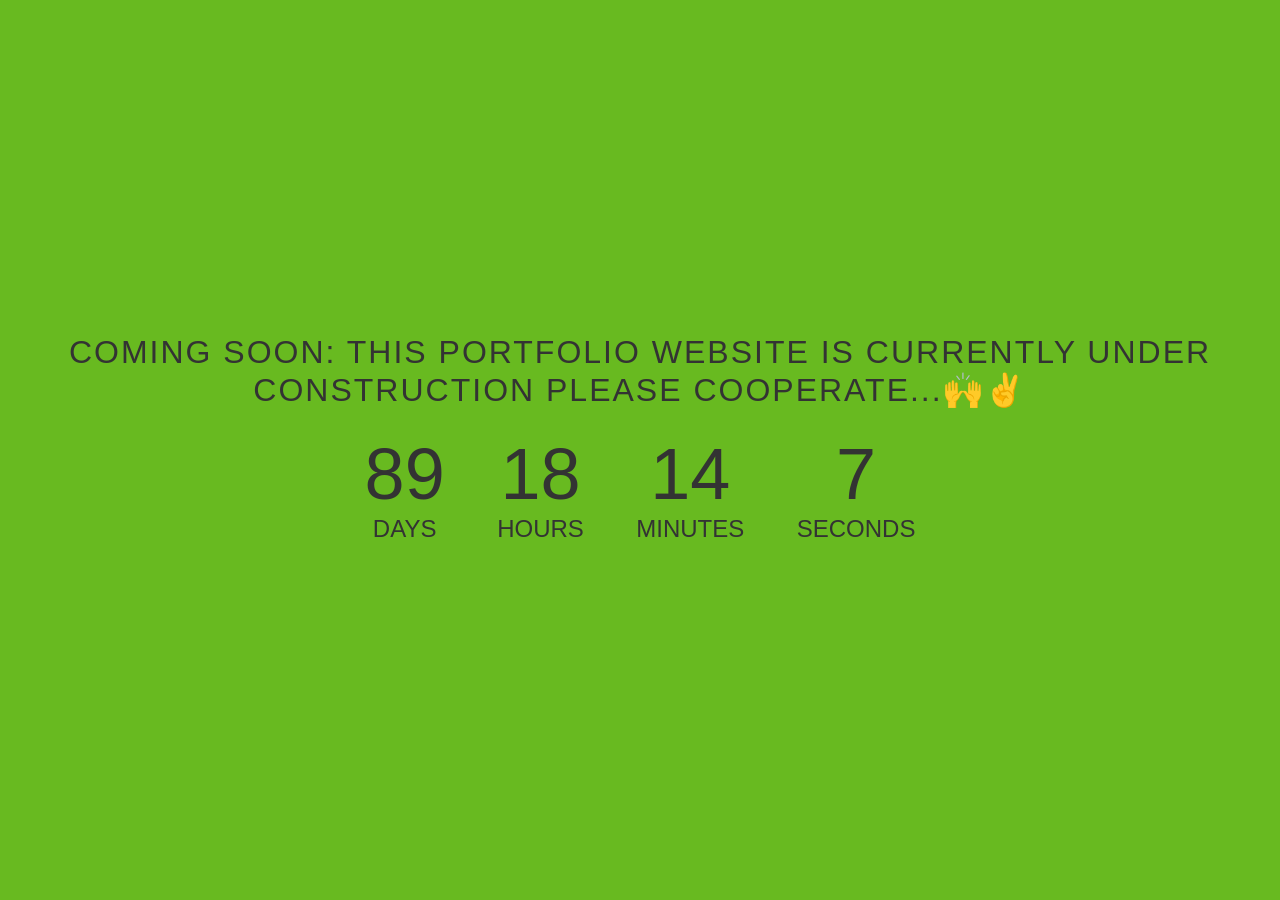
<file: launch.html>
<!DOCTYPE html>
<html lang="en">
<head>
    <meta charset="UTF-8">
    <meta name="viewport" content="width=device-width, initial-scale=1.0">
    <title>Coming Soon - Prasad Yalmar</title>
    <meta name="robots" content="noindex, nofollow">
    <link rel="stylesheet" href="assets/css/count.css">
</head>
<body>

    <div class="container">
        <h1 id="headline">COMING SOON: THIS PORTFOLIO WEBSITE IS CURRENTLY UNDER CONSTRUCTION PLEASE COOPERATE...🙌✌️</h1>
        <div id="countdown">
          <ul>
            <li><span id="days"></span>days</li>
            <li><span id="hours"></span>Hours</li>
            <li><span id="minutes"></span>Minutes</li>
            <li><span id="seconds"></span>Seconds</li>
          </ul>
        </div>
        
        <div id="content" class="emoji" style="display: none;">
          <span>🥳</span>
          <span>🎉</span>
          <span>😍</span>
          <span>🥳</span>
          <span>🎉</span>
          <span>😍</span>
        </div>
    </div>

    <script>
        (function () {
            const second = 1000,
                  minute = second * 60,
                  hour = minute * 60,
                  day = hour * 24;

            // Get current date
            let today = new Date();

            // Add 6 months to the current date
            let targetDate = new Date(today);
            targetDate.setMonth(targetDate.getMonth() + 3);

            // Format date as mm/dd/yyyy
            let dd = String(targetDate.getDate()).padStart(2, "0"),
                mm = String(targetDate.getMonth() + 1).padStart(2, "0"),
                yyyy = targetDate.getFullYear();

            // Construct the target date string
            const countDownDate = new Date(`${mm}/${dd}/${yyyy}`).getTime();

            const x = setInterval(function() {    
                const now = new Date().getTime(),
                      distance = countDownDate - now;

                document.getElementById("days").innerText = Math.floor(distance / (day)),
                document.getElementById("hours").innerText = Math.floor((distance % (day)) / (hour)),
                document.getElementById("minutes").innerText = Math.floor((distance % (hour)) / (minute)),
                document.getElementById("seconds").innerText = Math.floor((distance % (minute)) / second);

                // Do something later when the date is reached
                if (distance < 0) {
                    document.getElementById("headline").innerText = "It's time to upload everything!";
                    document.getElementById("countdown").style.display = "none";
                    document.getElementById("content").style.display = "block";
                    clearInterval(x);
                }
            }, 1000);
        }());
    </script>

</body>
</html>
</file>
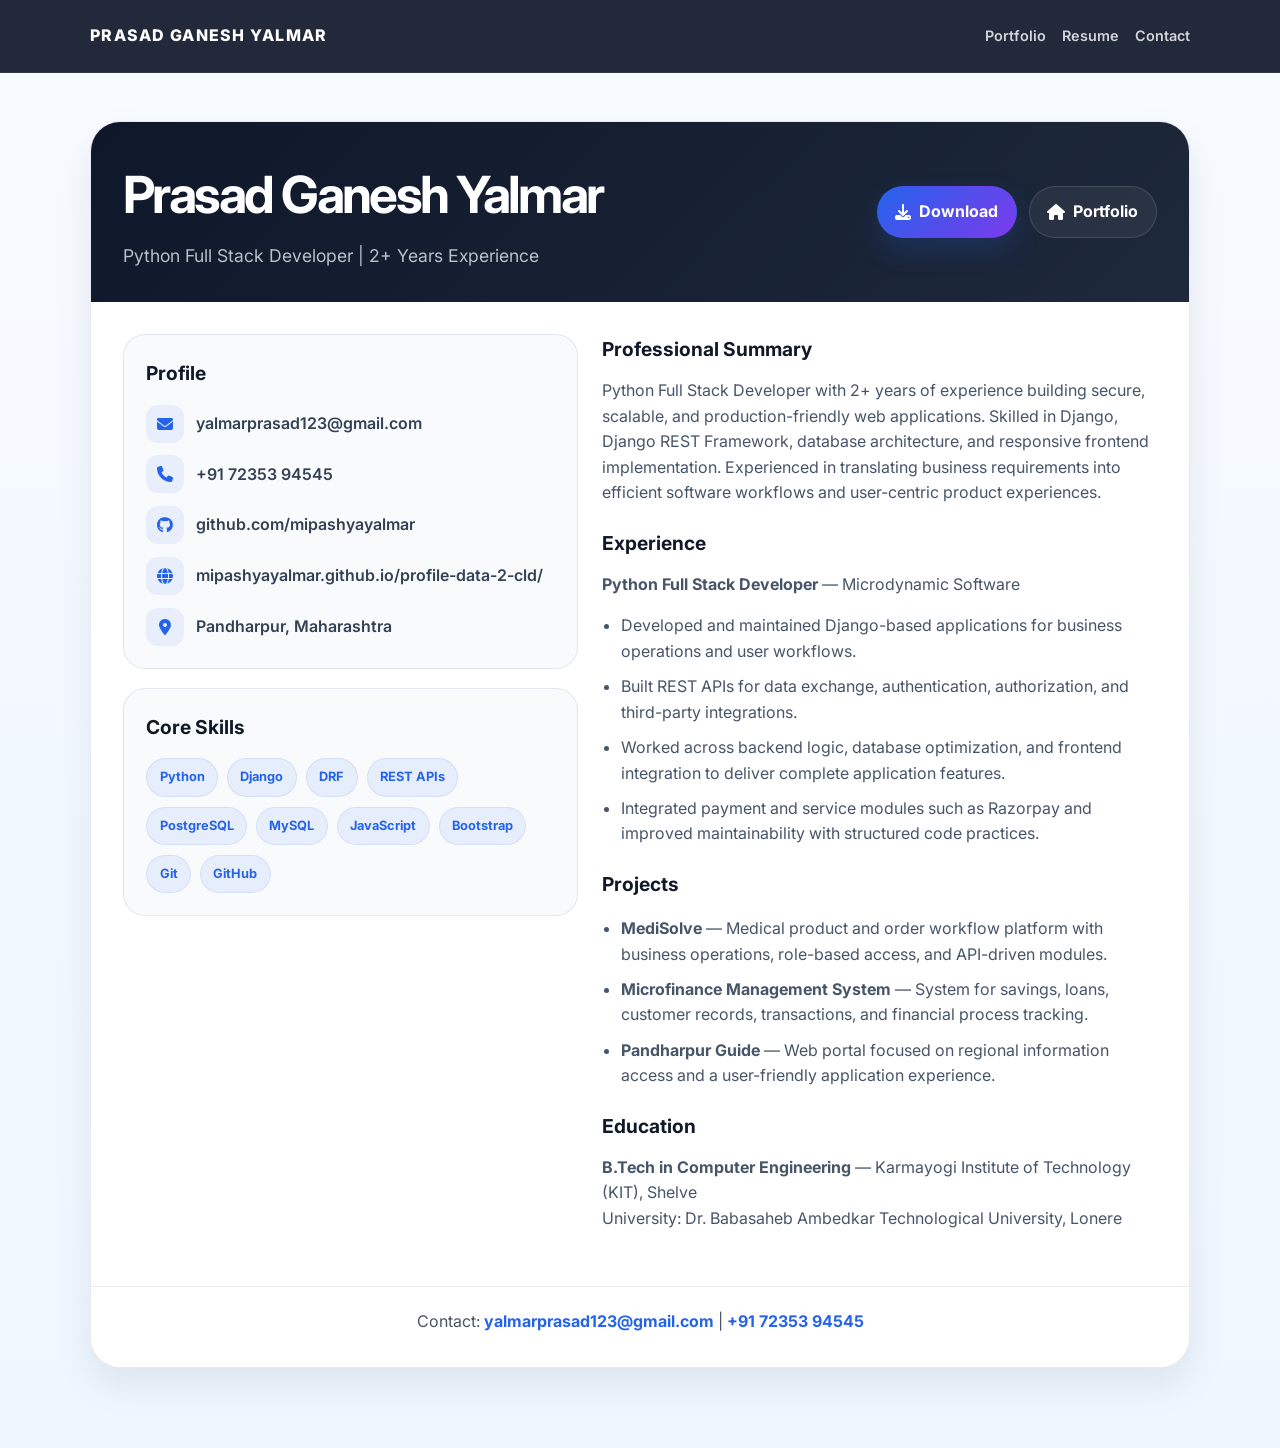
<file: resume.html>
<!DOCTYPE html>
<html lang="en">
<head>
  <meta charset="UTF-8" />
  <meta name="viewport" content="width=device-width, initial-scale=1.0" />
  <title>Prasad Yalmar Resume | Python Full Stack Developer</title>
  <meta name="description" content="Resume of Prasad Yalmar (Prasad Ganesh Yalmar), Python Full Stack Developer with 2+ years of experience in Django, Django REST Framework, REST APIs and databases." />
  <meta name="keywords" content="Prasad Yalmar, Yalmar Prasad, Prasad Ganesh Yalmar, mipashya, mipashyayalmar, Python Full Stack Developer, Django Developer, Django REST Framework, REST API, PostgreSQL, React.js, Pandharpur, Portfolio" />
  <meta name="author" content="Prasad Yalmar" />
  <meta name="robots" content="index, follow, max-image-preview:large" />
  <meta name="theme-color" content="#0b1220" />
  <link rel="canonical" href="https://mipashyayalmar.github.io/profile-data-2-cld/resume.html" />
  <meta property="og:site_name" content="Prasad Yalmar" />
  <meta property="og:title" content="Prasad Yalmar Resume | Python Full Stack Developer" />
  <meta property="og:description" content="Resume of Prasad Yalmar (Prasad Ganesh Yalmar), Python Full Stack Developer with 2+ years of experience in Django, Django REST Framework, REST APIs and databases." />
  <meta property="og:type" content="website" />
  <meta property="og:url" content="https://mipashyayalmar.github.io/profile-data-2-cld/resume.html" />
  <meta property="og:image" content="https://mipashyayalmar.github.io/profile-data-2-cld/assets/images/about/prasad-yalmar-og.jpg" />
  <meta property="og:image:width" content="1200" />
  <meta property="og:image:height" content="630" />
  <meta property="og:image:alt" content="Prasad Yalmar, Python Full Stack Developer" />
  <meta property="og:locale" content="en_IN" />
  <meta name="twitter:card" content="summary_large_image" />
  <meta name="twitter:title" content="Prasad Yalmar Resume | Python Full Stack Developer" />
  <meta name="twitter:description" content="Resume of Prasad Yalmar (Prasad Ganesh Yalmar), Python Full Stack Developer with 2+ years of experience in Django, Django REST Framework, REST APIs and databases." />
  <meta name="twitter:image" content="https://mipashyayalmar.github.io/profile-data-2-cld/assets/images/about/prasad-yalmar-og.jpg" />
  <script type="application/ld+json">
  {
    "@context": "https://schema.org",
    "@type": "ProfilePage",
    "url": "https://mipashyayalmar.github.io/profile-data-2-cld/resume.html",
    "name": "Prasad Yalmar Resume | Python Full Stack Developer",
    "mainEntity": {
      "@type": "Person",
      "@id": "https://mipashyayalmar.github.io/profile-data-2-cld/#person",
      "name": "Prasad Yalmar",
      "alternateName": ["Prasad Ganesh Yalmar", "Yalmar Prasad", "mipashya"],
      "givenName": "Prasad",
      "familyName": "Yalmar",
      "jobTitle": "Python Full Stack Developer",
      "description": "Python Full Stack Developer with 2+ years of experience building Django applications, REST APIs and full stack web systems.",
      "url": "https://mipashyayalmar.github.io/profile-data-2-cld/",
      "image": "https://mipashyayalmar.github.io/profile-data-2-cld/assets/images/about/prasad-yalmar.jpg",
      "email": "mailto:yalmarprasad123@gmail.com",
      "telephone": "+91-72353-94545",
      "address": { "@type": "PostalAddress", "addressLocality": "Pandharpur", "addressRegion": "Maharashtra", "addressCountry": "IN" },
      "knowsAbout": ["Python", "Django", "Django REST Framework", "REST APIs", "PostgreSQL", "MySQL", "JavaScript", "React.js"],
      "sameAs": ["https://github.com/mipashyayalmar"]
    }
  }
  </script>
  <link rel="icon" type="image/png" href="assets/logo/pashya.png" />
  <link rel="apple-touch-icon" href="assets/logo/apple-touch-icon.png" />
  <link rel="preconnect" href="https://fonts.googleapis.com" />
  <link rel="preconnect" href="https://fonts.gstatic.com" crossorigin />
  <link href="https://fonts.googleapis.com/css2?family=Inter:wght@400;500;600;700;800&display=swap" rel="stylesheet" />
  <link href="https://cdnjs.cloudflare.com/ajax/libs/font-awesome/6.5.2/css/all.min.css" rel="stylesheet" />
  <style>
    :root {
      --bg: #f3f7ff;
      --card: #ffffff;
      --primary: #2563eb;
      --primary-2: #7c3aed;
      --text: #0f172a;
      --muted: #475569;
      --line: rgba(148,163,184,0.22);
      --shadow: 0 18px 38px rgba(15,23,42,0.08);
    }
    * { box-sizing: border-box; }
    body {
      margin: 0;
      font-family: "Inter", sans-serif;
      background: linear-gradient(180deg, #f8fbff 0%, #eef6ff 100%);
      color: var(--text);
      line-height: 1.6;
    }
    a { text-decoration: none; color: inherit; }
    img { max-width: 100%; display: block; }
    h1, h2, h3, p { margin: 0; }
    .container { width: min(1100px, calc(100% - 2rem)); margin: 0 auto; }
    .topbar {
      background: rgba(15,23,42,0.92);
      border-bottom: 1px solid rgba(255,255,255,0.08);
      position: sticky;
      top: 0;
      z-index: 50;
      backdrop-filter: blur(12px);
    }
    .nav-wrap {
      width: min(1100px, calc(100% - 2rem));
      margin: 0 auto;
      display: flex;
      align-items: center;
      justify-content: space-between;
      min-height: 72px;
      gap: 1rem;
    }
    .brand { color: #fff; font-weight: 800; letter-spacing: 0.08em; text-transform: uppercase; }
    .nav-links { display: flex; gap: 1rem; flex-wrap: wrap; }
    .nav-links a { color: rgba(255,255,255,0.8); font-size: 0.9rem; font-weight: 600; }
    .resume-shell {
      padding: 48px 0 80px;
    }
    .resume-card {
      background: var(--card);
      border-radius: 30px;
      border: 1px solid var(--line);
      box-shadow: var(--shadow);
      overflow: hidden;
    }
    .resume-header {
      background: linear-gradient(135deg, #0f172a 0%, #1e293b 100%);
      color: #fff;
      padding: 2rem;
    }
    .header-row {
      display: grid;
      grid-template-columns: 1fr auto;
      gap: 1rem;
      align-items: center;
    }
    .header-row h1 {
      font-size: clamp(2rem, 4vw, 3.2rem);
      letter-spacing: -0.05em;
      margin-bottom: 0.4rem;
    }
    .header-row p {
      color: rgba(226,232,240,0.8);
      font-size: 1.1rem;
    }
    .header-actions {
      display: flex;
      flex-wrap: wrap;
      gap: 0.75rem;
      justify-content: flex-end;
    }
    .btn {
      display: inline-flex;
      align-items: center;
      justify-content: center;
      gap: 0.5rem;
      min-height: 46px;
      padding: 0.75rem 1.1rem;
      border-radius: 999px;
      font-weight: 700;
      border: 1px solid transparent;
    }
    .btn-primary {
      background: linear-gradient(135deg, var(--primary), var(--primary-2));
      color: #fff;
      box-shadow: 0 12px 28px rgba(37,99,235,0.2);
    }
    .btn-secondary {
      background: rgba(255,255,255,0.06);
      border-color: rgba(255,255,255,0.12);
      color: #fff;
    }
    .resume-body {
      padding: 2rem;
      display: grid;
      grid-template-columns: 0.9fr 1.1fr;
      gap: 1.5rem;
    }
    .panel {
      background: #f8fafc;
      border: 1px solid var(--line);
      border-radius: 22px;
      padding: 1.4rem;
    }
    .panel h3 {
      margin-bottom: 1rem;
      font-size: 1.2rem;
      color: #111827;
    }
    .meta-list { display: grid; gap: 0.8rem; }
    .meta-item {
      display: flex;
      align-items: center;
      gap: 0.75rem;
      color: #334155;
      font-weight: 600;
    }
    .meta-item i {
      width: 38px;
      height: 38px;
      border-radius: 12px;
      display: inline-flex;
      align-items: center;
      justify-content: center;
      background: rgba(37,99,235,0.08);
      color: var(--primary);
    }
    .section-block { margin-bottom: 1.4rem; }
    .section-block h3 {
      margin-bottom: 0.8rem;
      color: #111827;
      font-size: 1.2rem;
    }
    .section-block p, .section-block li {
      color: var(--muted);
    }
    .section-block ul {
      padding-left: 1.2rem;
      display: grid;
      gap: 0.6rem;
    }
    .chip-list {
      display: flex;
      flex-wrap: wrap;
      gap: 0.6rem;
    }
    .chip {
      padding: 0.5rem 0.76rem;
      border-radius: 999px;
      background: rgba(37,99,235,0.08);
      color: var(--primary);
      border: 1px solid rgba(37,99,235,0.1);
      font-size: 0.8rem;
      font-weight: 700;
    }
    .footer-note {
      border-top: 1px solid var(--line);
      padding: 1.4rem 2rem 2rem;
      color: var(--muted);
      text-align: center;
    }
    @media (max-width: 800px) {
      .header-row, .resume-body { grid-template-columns: 1fr; }
      .header-actions { justify-content: flex-start; }
    }
  </style>
</head>
<body>
  <header class="topbar">
    <div class="nav-wrap">
      <a href="index.html" class="brand">Prasad Ganesh Yalmar</a>
      <nav class="nav-links">
        <a href="index.html">Portfolio</a>
        <a href="#resume">Resume</a>
        <a href="#contact">Contact</a>
      </nav>
    </div>
  </header>

  <main class="resume-shell" id="resume">
    <div class="container">
      <div class="resume-card">
        <div class="resume-header">
          <div class="header-row">
            <div>
              <h1>Prasad Ganesh Yalmar</h1>
              <p>Python Full Stack Developer | 2+ Years Experience</p>
            </div>
            <div class="header-actions">
              <a class="btn btn-primary" href="assets/images/portfolio/prasad yalmar (1).pdf" download="prasad_yalmar_resume.pdf"><i class="fa-solid fa-download"></i> Download</a>
              <a class="btn btn-secondary" href="index.html"><i class="fa-solid fa-house"></i> Portfolio</a>
            </div>
          </div>
        </div>

        <div class="resume-body">
          <aside>
            <div class="panel">
              <h3>Profile</h3>
              <div class="meta-list">
                <div class="meta-item"><i class="fa-solid fa-envelope"></i><span>yalmarprasad123@gmail.com</span></div>
                <div class="meta-item"><i class="fa-solid fa-phone"></i><span>+91 72353 94545</span></div>
                <div class="meta-item"><i class="fa-brands fa-github"></i><span>github.com/mipashyayalmar</span></div>
                <div class="meta-item"><i class="fa-solid fa-globe"></i><span>mipashyayalmar.github.io/profile-data-2-cld/</span></div>
                <div class="meta-item"><i class="fa-solid fa-location-dot"></i><span>Pandharpur, Maharashtra</span></div>
              </div>
            </div>

            <div class="panel" style="margin-top: 1.2rem;">
              <h3>Core Skills</h3>
              <div class="chip-list">
                <span class="chip">Python</span>
                <span class="chip">Django</span>
                <span class="chip">DRF</span>
                <span class="chip">REST APIs</span>
                <span class="chip">PostgreSQL</span>
                <span class="chip">MySQL</span>
                <span class="chip">JavaScript</span>
                <span class="chip">Bootstrap</span>
                <span class="chip">Git</span>
                <span class="chip">GitHub</span>
              </div>
            </div>
          </aside>

          <section>
            <div class="section-block">
              <h3>Professional Summary</h3>
              <p>
                Python Full Stack Developer with 2+ years of experience building secure, scalable, and production-friendly web applications. Skilled in Django, Django REST Framework, database architecture, and responsive frontend implementation. Experienced in translating business requirements into efficient software workflows and user-centric product experiences.
              </p>
            </div>

            <div class="section-block">
              <h3>Experience</h3>
              <p><strong>Python Full Stack Developer</strong> — Microdynamic Software</p>
              <ul>
                <li>Developed and maintained Django-based applications for business operations and user workflows.</li>
                <li>Built REST APIs for data exchange, authentication, authorization, and third-party integrations.</li>
                <li>Worked across backend logic, database optimization, and frontend integration to deliver complete application features.</li>
                <li>Integrated payment and service modules such as Razorpay and improved maintainability with structured code practices.</li>
              </ul>
            </div>

            <div class="section-block">
              <h3>Projects</h3>
              <ul>
                <li><strong>MediSolve</strong> — Medical product and order workflow platform with business operations, role-based access, and API-driven modules.</li>
                <li><strong>Microfinance Management System</strong> — System for savings, loans, customer records, transactions, and financial process tracking.</li>
                <li><strong>Pandharpur Guide</strong> — Web portal focused on regional information access and a user-friendly application experience.</li>
              </ul>
            </div>

            <div class="section-block">
              <h3>Education</h3>
              <p><strong>B.Tech in Computer Engineering</strong> — Karmayogi Institute of Technology (KIT), Shelve</p>
              <p>University: Dr. Babasaheb Ambedkar Technological University, Lonere</p>
            </div>
          </section>
        </div>

        <div class="footer-note" id="contact">
          Contact: <a href="mailto:yalmarprasad123@gmail.com" style="color: var(--primary); font-weight: 700;">yalmarprasad123@gmail.com</a> | <a href="tel:+917235394545" style="color: var(--primary); font-weight: 700;">+91 72353 94545</a>
        </div>
      </div>
    </div>
  </main>
</body>
</html>
</file>
<file: assets/css/count.css>
/* general styling */
:root {
    --smaller: .75;
  }
  
  * {text-decoration: none;
    box-sizing: border-box;
    margin: 0;
    padding: 0;
  }
  
  html, body {
    height: 100%;
    margin: 0;
  }
  
  body {
    align-items: center;
    background-color: #68ba20;
    display: flex;
    font-family: -apple-system, 
      BlinkMacSystemFont, 
      "Segoe UI", 
      Roboto, 
      Oxygen-Sans, 
      Ubuntu, 
      Cantarell, 
      "Helvetica Neue", 
      sans-serif;
  }
  
  .container {
    color: #333;
    margin: 0 auto;
    text-align: center;
  }
  
  h1 {
    text-decoration: none;
    font-weight: normal;
    letter-spacing: .125rem;
    text-transform: uppercase;
  }
  
  li {
    
    display: inline-block;
    font-size: 1.5em;
    list-style-type: none;
    padding: 1em;
    text-transform: uppercase;
  }
  
  li span {
    display: block;
    font-size: 4.5rem;
  }
  
  .emoji {
    
    display: none;
    padding: 1rem;
  }
  
  .emoji span {
    font-size: 4rem;
    padding: 0 .5rem;
  }
  
  @media all and (max-width: 768px) {
    h1 {
        
      font-size: calc(1.5rem * var(--smaller));
    }
    
    li {
      font-size: calc(1.125rem * var(--smaller));
    }
    
    li span {
      font-size: calc(3.375rem * var(--smaller));
    }
  }
</file>
